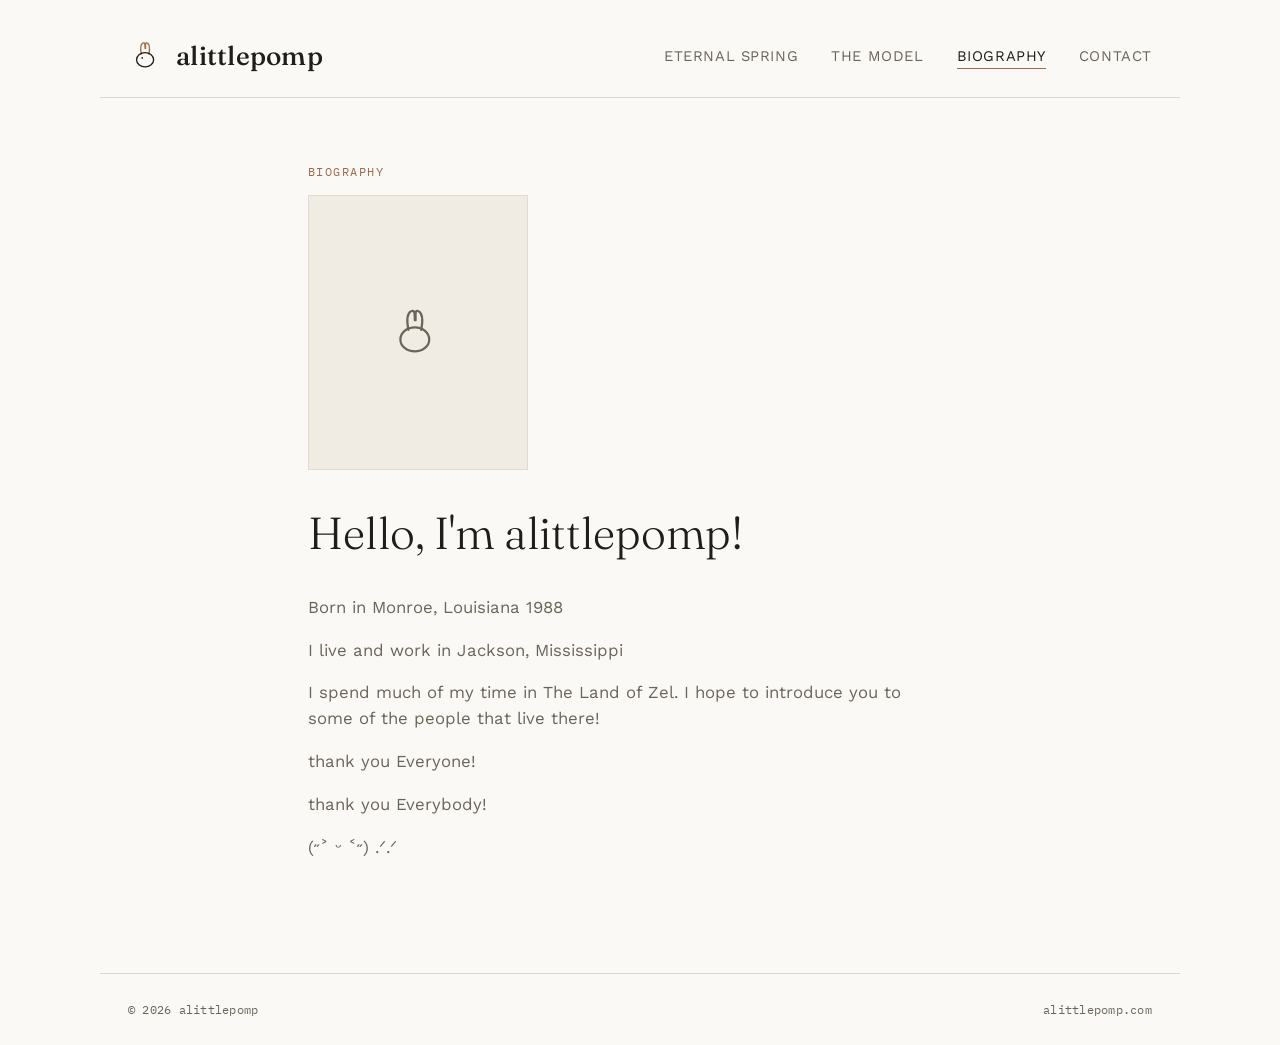
<file: about.html>
<!doctype html>
<html lang="en">
<head>
<meta charset="UTF-8">
<meta name="viewport" content="width=device-width, initial-scale=1.0">
<title>Biography — alittlepomp</title>
<link rel="stylesheet" href="style.css">
</head>
<body>

<header class="site">
  <a class="mark" href="index.html">
    <svg viewBox="0 0 40 40" fill="none" xmlns="http://www.w3.org/2000/svg">
      <path d="M14 18c-1-5-1-10 1.5-11.5S18 8 18 12" stroke="#9C6B4E" stroke-width="1.4" stroke-linecap="round"/>
      <path d="M22 18c1-5 1-10-1.5-11.5S18.5 8 18.5 12" stroke="#9C6B4E" stroke-width="1.4" stroke-linecap="round"/>
      <ellipse cx="18" cy="24" rx="9" ry="7.5" stroke="#201D1A" stroke-width="1.4"/>
      <circle cx="15" cy="22" r="0.9" fill="#201D1A"/>
    </svg>
    <span>alittlepomp</span>
  </a>
  <button class="nav-toggle" aria-label="Toggle navigation menu" aria-expanded="false">
      <svg viewBox="0 0 24 24" fill="none" xmlns="http://www.w3.org/2000/svg">
        <path d="M3 6h18M3 12h18M3 18h18" stroke-width="1.6" stroke-linecap="round"/>
      </svg>
    </button>
    <nav class="site">
    <a href="gallery.html">ETERNAL SPRING</a>
      <a href="the-model.html">THE MODEL</a>
    <a href="about.html" aria-current="page">Biography</a>
    <a href="contact.html">Contact</a>
  </nav>
</header>

<section class="page">
  <p class="eyebrow">Biography</p>

  <div class="portrait">
    <svg width="64" height="64" viewBox="0 0 40 40" fill="none" xmlns="http://www.w3.org/2000/svg">
      <path d="M14 18c-1-5-1-10 1.5-11.5S18 8 18 12" stroke="#6B6459" stroke-width="1.4" stroke-linecap="round"/>
      <path d="M22 18c1-5 1-10-1.5-11.5S18.5 8 18.5 12" stroke="#6B6459" stroke-width="1.4" stroke-linecap="round"/>
      <ellipse cx="18" cy="24" rx="9" ry="7.5" stroke="#6B6459" stroke-width="1.4"/>
    </svg>
  </div>

  <h1>Hello, I'm alittlepomp!</h1>

  <p>
    Born in Monroe, Louisiana 1988
  </p>

  <p>
    I live and work in Jackson, Mississippi
  </p>

  <p>
    I spend much of my time in The Land of Zel. I hope to introduce you to some of the people that live there!
  </p>

  <p>
    thank you Everyone!
  </p>

  <p>
    thank you Everybody!
  </p>

  <p>
    (˶˃ ᵕ ˂˶) .ᐟ.ᐟ
  </p>
</section>

<footer class="site">
  <span>© 2026 alittlepomp</span>
  <span>alittlepomp.com</span>
</footer>

<script src="nav.js"></script>
</body>
</html>
</file>
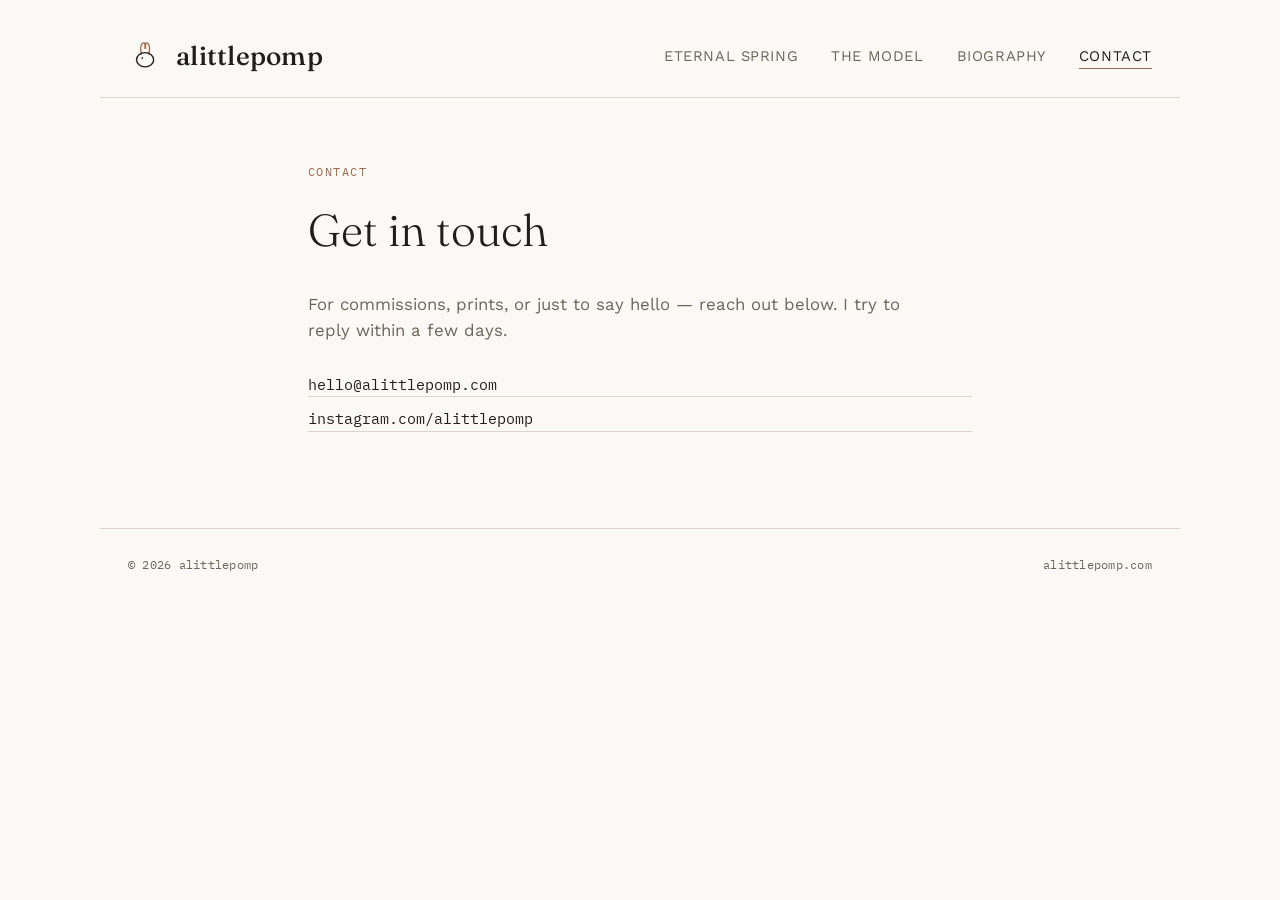
<file: contact.html>
<!doctype html>
<html lang="en">
<head>
<meta charset="UTF-8">
<meta name="viewport" content="width=device-width, initial-scale=1.0">
<title>Contact — alittlepomp</title>
<link rel="stylesheet" href="style.css">
</head>
<body>

<header class="site">
  <a class="mark" href="index.html">
    <svg viewBox="0 0 40 40" fill="none" xmlns="http://www.w3.org/2000/svg">
      <path d="M14 18c-1-5-1-10 1.5-11.5S18 8 18 12" stroke="#9C6B4E" stroke-width="1.4" stroke-linecap="round"/>
      <path d="M22 18c1-5 1-10-1.5-11.5S18.5 8 18.5 12" stroke="#9C6B4E" stroke-width="1.4" stroke-linecap="round"/>
      <ellipse cx="18" cy="24" rx="9" ry="7.5" stroke="#201D1A" stroke-width="1.4"/>
      <circle cx="15" cy="22" r="0.9" fill="#201D1A"/>
    </svg>
    <span>alittlepomp</span>
  </a>
  <button class="nav-toggle" aria-label="Toggle navigation menu" aria-expanded="false">
      <svg viewBox="0 0 24 24" fill="none" xmlns="http://www.w3.org/2000/svg">
        <path d="M3 6h18M3 12h18M3 18h18" stroke-width="1.6" stroke-linecap="round"/>
      </svg>
    </button>
    <nav class="site">
    <a href="gallery.html">ETERNAL SPRING</a>
      <a href="the-model.html">THE MODEL</a>
    <a href="about.html">Biography</a>
    <a href="contact.html" aria-current="page">Contact</a>
  </nav>
</header>

<section class="page">
  <p class="eyebrow">Contact</p>
  <h1>Get in touch</h1>
  <p>
    For commissions, prints, or just to say hello — reach out below. I try to reply within a few days.
  </p>

  <div class="contact-row">
    <a href="mailto:hello@alittlepomp.com">hello@alittlepomp.com</a>
    <a href="https://instagram.com/alittlepomp" target="_blank" rel="noopener">instagram.com/alittlepomp</a>
  </div>
</section>

<footer class="site">
  <span>© 2026 alittlepomp</span>
  <span>alittlepomp.com</span>
</footer>

<script src="nav.js"></script>
</body>
</html>
</file>
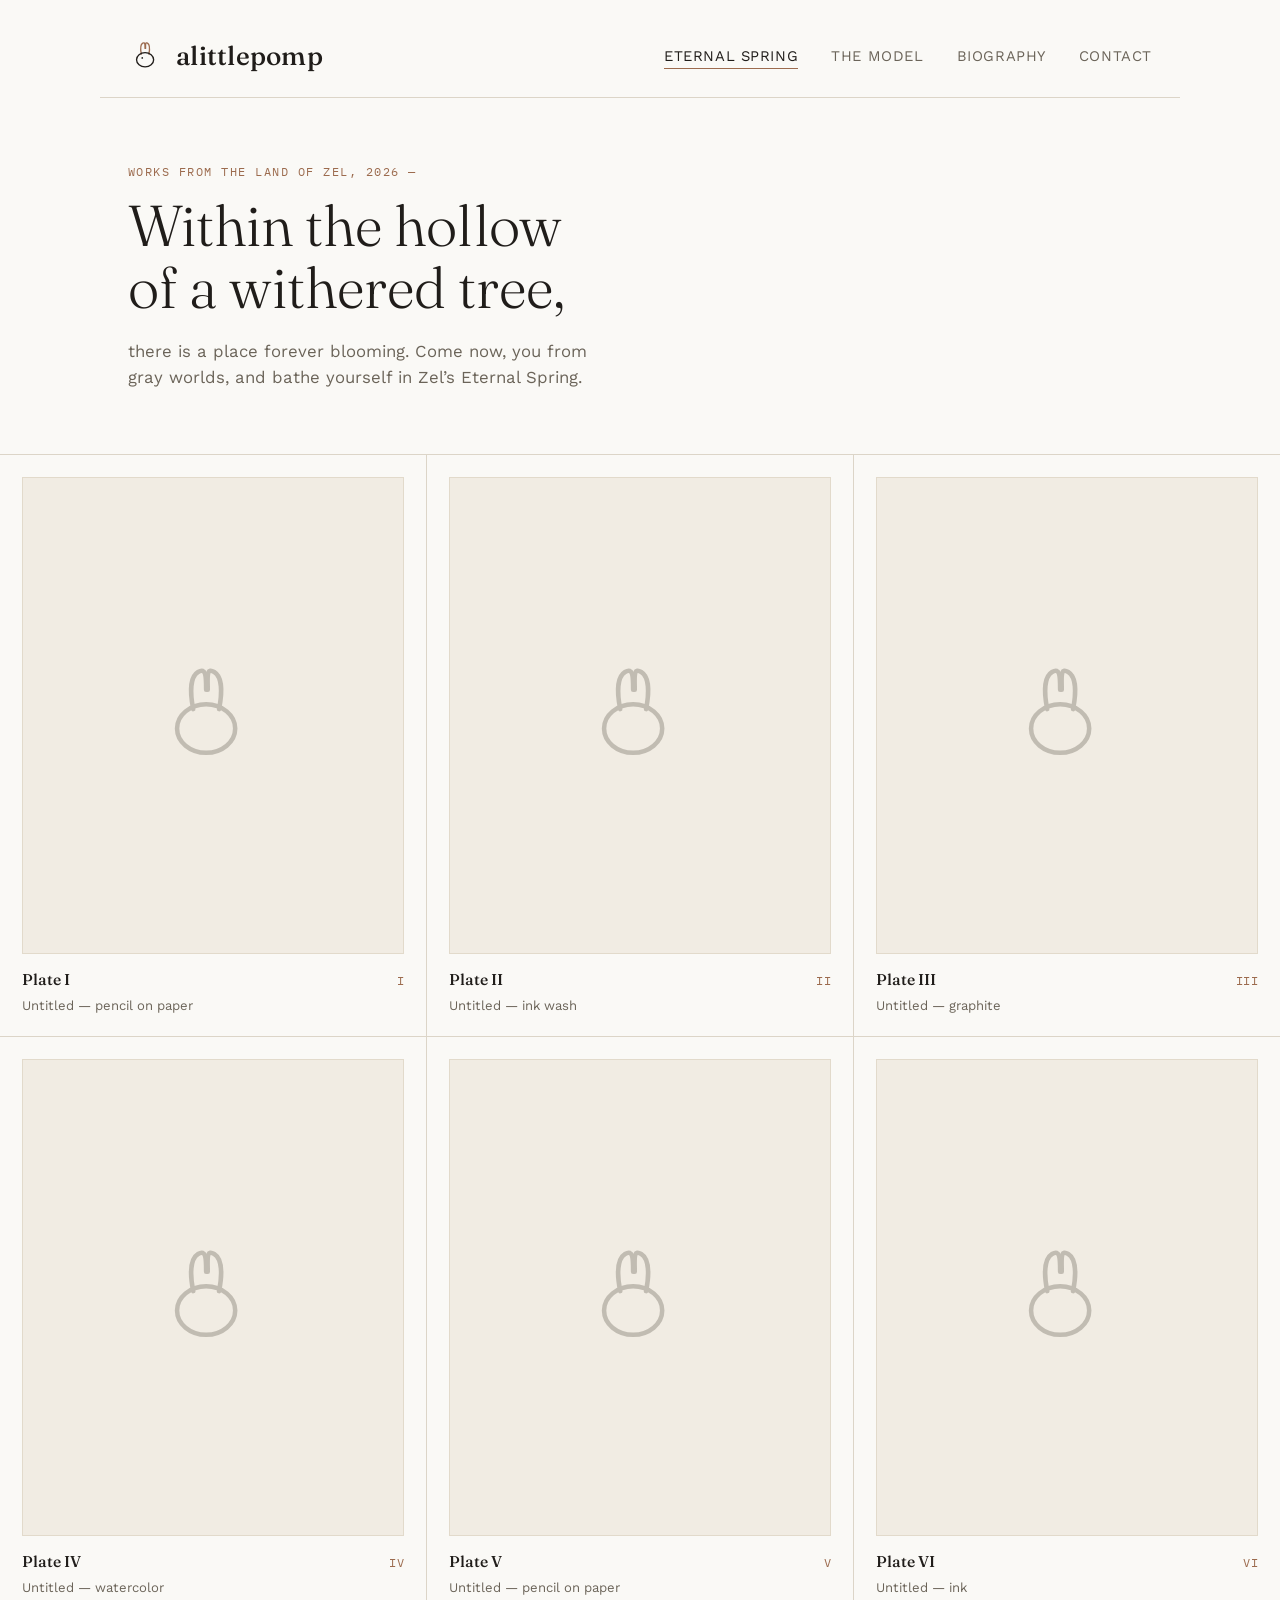
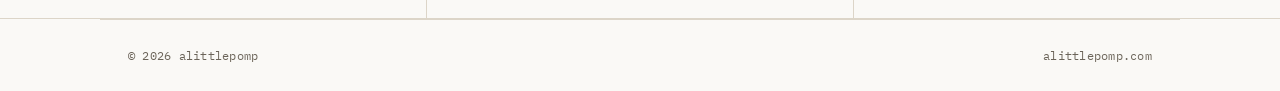
<file: gallery.html>
<!doctype html>
<html lang="en">
<head>
<meta charset="UTF-8">
<meta name="viewport" content="width=device-width, initial-scale=1.0">
<title>Eternal Spring — alittlepomp</title>
<meta name="description" content="Drawings of rabbits and hares. A small, growing exhibition.">
<link rel="stylesheet" href="style.css">
</head>
<body>

<header class="site">
  <a class="mark" href="index.html">
    <svg viewBox="0 0 40 40" fill="none" xmlns="http://www.w3.org/2000/svg">
      <path d="M14 18c-1-5-1-10 1.5-11.5S18 8 18 12" stroke="#9C6B4E" stroke-width="1.4" stroke-linecap="round"/>
      <path d="M22 18c1-5 1-10-1.5-11.5S18.5 8 18.5 12" stroke="#9C6B4E" stroke-width="1.4" stroke-linecap="round"/>
      <ellipse cx="18" cy="24" rx="9" ry="7.5" stroke="#201D1A" stroke-width="1.4"/>
      <circle cx="15" cy="22" r="0.9" fill="#201D1A"/>
    </svg>
    <span>alittlepomp</span>
  </a>
  <button class="nav-toggle" aria-label="Toggle navigation menu" aria-expanded="false">
      <svg viewBox="0 0 24 24" fill="none" xmlns="http://www.w3.org/2000/svg">
        <path d="M3 6h18M3 12h18M3 18h18" stroke-width="1.6" stroke-linecap="round"/>
      </svg>
    </button>
    <nav class="site">
    <a href="gallery.html" aria-current="page">ETERNAL SPRING</a>
    <a href="the-model.html">THE MODEL</a>
    <a href="about.html">Biography</a>
    <a href="contact.html">Contact</a>
  </nav>
</header>

<section class="hero">
  <p class="eyebrow">Works from The Land of Zel, 2026 —</p>
  <h1>Within the hollow of a withered tree,</h1>
  <p>there is a place forever blooming. Come now, you from gray worlds, and bathe yourself in Zel’s Eternal Spring.</p>
</section>

<div class="gallery">

  <article class="plate">
    <div class="frame">
      <svg class="placeholder-mark" viewBox="0 0 40 40" fill="none" xmlns="http://www.w3.org/2000/svg">
        <path d="M14 18c-1-5-1-10 1.5-11.5S18 8 18 12" stroke="#6B6459" stroke-width="1.4" stroke-linecap="round"/>
        <path d="M22 18c1-5 1-10-1.5-11.5S18.5 8 18.5 12" stroke="#6B6459" stroke-width="1.4" stroke-linecap="round"/>
        <ellipse cx="18" cy="24" rx="9" ry="7.5" stroke="#6B6459" stroke-width="1.4"/>
      </svg>
    </div>
    <div class="caption">
      <span class="title">Plate I</span>
      <span class="num">I</span>
    </div>
    <div class="medium">Untitled — pencil on paper</div>
  </article>

  <article class="plate">
    <div class="frame">
      <svg class="placeholder-mark" viewBox="0 0 40 40" fill="none" xmlns="http://www.w3.org/2000/svg">
        <path d="M14 18c-1-5-1-10 1.5-11.5S18 8 18 12" stroke="#6B6459" stroke-width="1.4" stroke-linecap="round"/>
        <path d="M22 18c1-5 1-10-1.5-11.5S18.5 8 18.5 12" stroke="#6B6459" stroke-width="1.4" stroke-linecap="round"/>
        <ellipse cx="18" cy="24" rx="9" ry="7.5" stroke="#6B6459" stroke-width="1.4"/>
      </svg>
    </div>
    <div class="caption">
      <span class="title">Plate II</span>
      <span class="num">II</span>
    </div>
    <div class="medium">Untitled — ink wash</div>
  </article>

  <article class="plate">
    <div class="frame">
      <svg class="placeholder-mark" viewBox="0 0 40 40" fill="none" xmlns="http://www.w3.org/2000/svg">
        <path d="M14 18c-1-5-1-10 1.5-11.5S18 8 18 12" stroke="#6B6459" stroke-width="1.4" stroke-linecap="round"/>
        <path d="M22 18c1-5 1-10-1.5-11.5S18.5 8 18.5 12" stroke="#6B6459" stroke-width="1.4" stroke-linecap="round"/>
        <ellipse cx="18" cy="24" rx="9" ry="7.5" stroke="#6B6459" stroke-width="1.4"/>
      </svg>
    </div>
    <div class="caption">
      <span class="title">Plate III</span>
      <span class="num">III</span>
    </div>
    <div class="medium">Untitled — graphite</div>
  </article>

  <article class="plate">
    <div class="frame">
      <svg class="placeholder-mark" viewBox="0 0 40 40" fill="none" xmlns="http://www.w3.org/2000/svg">
        <path d="M14 18c-1-5-1-10 1.5-11.5S18 8 18 12" stroke="#6B6459" stroke-width="1.4" stroke-linecap="round"/>
        <path d="M22 18c1-5 1-10-1.5-11.5S18.5 8 18.5 12" stroke="#6B6459" stroke-width="1.4" stroke-linecap="round"/>
        <ellipse cx="18" cy="24" rx="9" ry="7.5" stroke="#6B6459" stroke-width="1.4"/>
      </svg>
    </div>
    <div class="caption">
      <span class="title">Plate IV</span>
      <span class="num">IV</span>
    </div>
    <div class="medium">Untitled — watercolor</div>
  </article>

  <article class="plate">
    <div class="frame">
      <svg class="placeholder-mark" viewBox="0 0 40 40" fill="none" xmlns="http://www.w3.org/2000/svg">
        <path d="M14 18c-1-5-1-10 1.5-11.5S18 8 18 12" stroke="#6B6459" stroke-width="1.4" stroke-linecap="round"/>
        <path d="M22 18c1-5 1-10-1.5-11.5S18.5 8 18.5 12" stroke="#6B6459" stroke-width="1.4" stroke-linecap="round"/>
        <ellipse cx="18" cy="24" rx="9" ry="7.5" stroke="#6B6459" stroke-width="1.4"/>
      </svg>
    </div>
    <div class="caption">
      <span class="title">Plate V</span>
      <span class="num">V</span>
    </div>
    <div class="medium">Untitled — pencil on paper</div>
  </article>

  <article class="plate">
    <div class="frame">
      <svg class="placeholder-mark" viewBox="0 0 40 40" fill="none" xmlns="http://www.w3.org/2000/svg">
        <path d="M14 18c-1-5-1-10 1.5-11.5S18 8 18 12" stroke="#6B6459" stroke-width="1.4" stroke-linecap="round"/>
        <path d="M22 18c1-5 1-10-1.5-11.5S18.5 8 18.5 12" stroke="#6B6459" stroke-width="1.4" stroke-linecap="round"/>
        <ellipse cx="18" cy="24" rx="9" ry="7.5" stroke="#6B6459" stroke-width="1.4"/>
      </svg>
    </div>
    <div class="caption">
      <span class="title">Plate VI</span>
      <span class="num">VI</span>
    </div>
    <div class="medium">Untitled — ink</div>
  </article>

</div>

<footer class="site">
  <span>© 2026 alittlepomp</span>
  <span>alittlepomp.com</span>
</footer>

<script src="nav.js"></script>
</body>
</html>
</file>
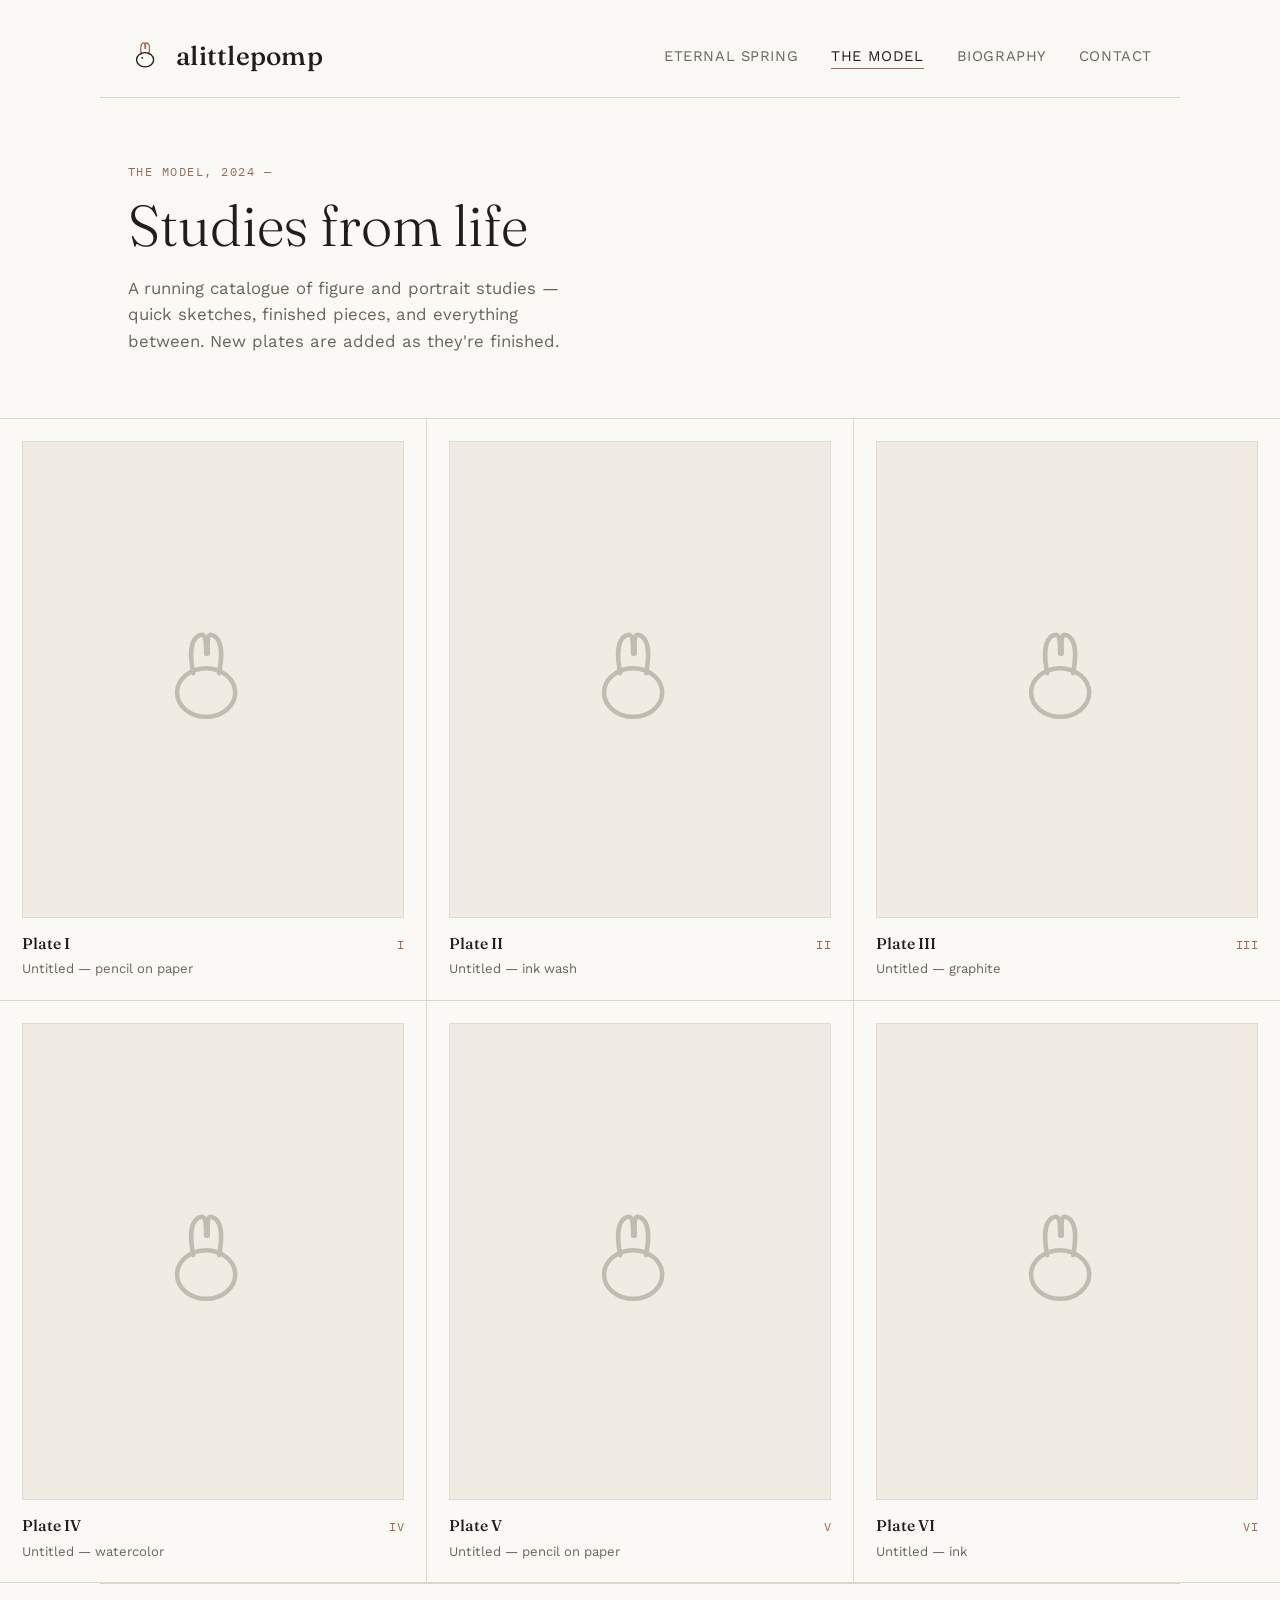
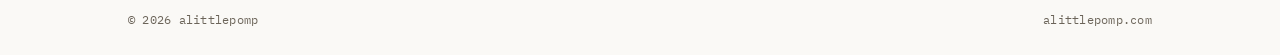
<file: the-model.html>
<!doctype html>
<html lang="en">
<head>
<meta charset="UTF-8">
<meta name="viewport" content="width=device-width, initial-scale=1.0">
<title>The Model — alittlepomp</title>
<meta name="description" content="Drawings of rabbits and hares. A small, growing exhibition.">
<link rel="stylesheet" href="style.css">
</head>
<body>

<header class="site">
  <a class="mark" href="index.html">
    <svg viewBox="0 0 40 40" fill="none" xmlns="http://www.w3.org/2000/svg">
      <path d="M14 18c-1-5-1-10 1.5-11.5S18 8 18 12" stroke="#9C6B4E" stroke-width="1.4" stroke-linecap="round"/>
      <path d="M22 18c1-5 1-10-1.5-11.5S18.5 8 18.5 12" stroke="#9C6B4E" stroke-width="1.4" stroke-linecap="round"/>
      <ellipse cx="18" cy="24" rx="9" ry="7.5" stroke="#201D1A" stroke-width="1.4"/>
      <circle cx="15" cy="22" r="0.9" fill="#201D1A"/>
    </svg>
    <span>alittlepomp</span>
  </a>
  <button class="nav-toggle" aria-label="Toggle navigation menu" aria-expanded="false">
      <svg viewBox="0 0 24 24" fill="none" xmlns="http://www.w3.org/2000/svg">
        <path d="M3 6h18M3 12h18M3 18h18" stroke-width="1.6" stroke-linecap="round"/>
      </svg>
    </button>
    <nav class="site">
    <a href="gallery.html">ETERNAL SPRING</a>
    <a href="the-model.html" aria-current="page">THE MODEL</a>
    <a href="about.html">Biography</a>
    <a href="contact.html">Contact</a>
  </nav>
</header>

<section class="hero">
  <p class="eyebrow">The Model, 2024 —</p>
  <h1>Studies from life</h1>
  <p>A running catalogue of figure and portrait studies — quick sketches, finished pieces, and everything between. New plates are added as they're finished.</p>
</section>

<div class="gallery">

  <article class="plate">
    <div class="frame">
      <svg class="placeholder-mark" viewBox="0 0 40 40" fill="none" xmlns="http://www.w3.org/2000/svg">
        <path d="M14 18c-1-5-1-10 1.5-11.5S18 8 18 12" stroke="#6B6459" stroke-width="1.4" stroke-linecap="round"/>
        <path d="M22 18c1-5 1-10-1.5-11.5S18.5 8 18.5 12" stroke="#6B6459" stroke-width="1.4" stroke-linecap="round"/>
        <ellipse cx="18" cy="24" rx="9" ry="7.5" stroke="#6B6459" stroke-width="1.4"/>
      </svg>
    </div>
    <div class="caption">
      <span class="title">Plate I</span>
      <span class="num">I</span>
    </div>
    <div class="medium">Untitled — pencil on paper</div>
  </article>

  <article class="plate">
    <div class="frame">
      <svg class="placeholder-mark" viewBox="0 0 40 40" fill="none" xmlns="http://www.w3.org/2000/svg">
        <path d="M14 18c-1-5-1-10 1.5-11.5S18 8 18 12" stroke="#6B6459" stroke-width="1.4" stroke-linecap="round"/>
        <path d="M22 18c1-5 1-10-1.5-11.5S18.5 8 18.5 12" stroke="#6B6459" stroke-width="1.4" stroke-linecap="round"/>
        <ellipse cx="18" cy="24" rx="9" ry="7.5" stroke="#6B6459" stroke-width="1.4"/>
      </svg>
    </div>
    <div class="caption">
      <span class="title">Plate II</span>
      <span class="num">II</span>
    </div>
    <div class="medium">Untitled — ink wash</div>
  </article>

  <article class="plate">
    <div class="frame">
      <svg class="placeholder-mark" viewBox="0 0 40 40" fill="none" xmlns="http://www.w3.org/2000/svg">
        <path d="M14 18c-1-5-1-10 1.5-11.5S18 8 18 12" stroke="#6B6459" stroke-width="1.4" stroke-linecap="round"/>
        <path d="M22 18c1-5 1-10-1.5-11.5S18.5 8 18.5 12" stroke="#6B6459" stroke-width="1.4" stroke-linecap="round"/>
        <ellipse cx="18" cy="24" rx="9" ry="7.5" stroke="#6B6459" stroke-width="1.4"/>
      </svg>
    </div>
    <div class="caption">
      <span class="title">Plate III</span>
      <span class="num">III</span>
    </div>
    <div class="medium">Untitled — graphite</div>
  </article>

  <article class="plate">
    <div class="frame">
      <svg class="placeholder-mark" viewBox="0 0 40 40" fill="none" xmlns="http://www.w3.org/2000/svg">
        <path d="M14 18c-1-5-1-10 1.5-11.5S18 8 18 12" stroke="#6B6459" stroke-width="1.4" stroke-linecap="round"/>
        <path d="M22 18c1-5 1-10-1.5-11.5S18.5 8 18.5 12" stroke="#6B6459" stroke-width="1.4" stroke-linecap="round"/>
        <ellipse cx="18" cy="24" rx="9" ry="7.5" stroke="#6B6459" stroke-width="1.4"/>
      </svg>
    </div>
    <div class="caption">
      <span class="title">Plate IV</span>
      <span class="num">IV</span>
    </div>
    <div class="medium">Untitled — watercolor</div>
  </article>

  <article class="plate">
    <div class="frame">
      <svg class="placeholder-mark" viewBox="0 0 40 40" fill="none" xmlns="http://www.w3.org/2000/svg">
        <path d="M14 18c-1-5-1-10 1.5-11.5S18 8 18 12" stroke="#6B6459" stroke-width="1.4" stroke-linecap="round"/>
        <path d="M22 18c1-5 1-10-1.5-11.5S18.5 8 18.5 12" stroke="#6B6459" stroke-width="1.4" stroke-linecap="round"/>
        <ellipse cx="18" cy="24" rx="9" ry="7.5" stroke="#6B6459" stroke-width="1.4"/>
      </svg>
    </div>
    <div class="caption">
      <span class="title">Plate V</span>
      <span class="num">V</span>
    </div>
    <div class="medium">Untitled — pencil on paper</div>
  </article>

  <article class="plate">
    <div class="frame">
      <svg class="placeholder-mark" viewBox="0 0 40 40" fill="none" xmlns="http://www.w3.org/2000/svg">
        <path d="M14 18c-1-5-1-10 1.5-11.5S18 8 18 12" stroke="#6B6459" stroke-width="1.4" stroke-linecap="round"/>
        <path d="M22 18c1-5 1-10-1.5-11.5S18.5 8 18.5 12" stroke="#6B6459" stroke-width="1.4" stroke-linecap="round"/>
        <ellipse cx="18" cy="24" rx="9" ry="7.5" stroke="#6B6459" stroke-width="1.4"/>
      </svg>
    </div>
    <div class="caption">
      <span class="title">Plate VI</span>
      <span class="num">VI</span>
    </div>
    <div class="medium">Untitled — ink</div>
  </article>

</div>

<footer class="site">
  <span>© 2026 alittlepomp</span>
  <span>alittlepomp.com</span>
</footer>

<script src="nav.js"></script>
</body>
</html>
</file>
<file: style.css>
@import url('https://fonts.googleapis.com/css2?family=Fraunces:opsz,wght@9..144,300;9..144,500;9..144,600&family=Work+Sans:wght@400;500&family=IBM+Plex+Mono:wght@400;500&display=swap');

:root{
  --bg: #FAF9F6;
  --surface: #F1ECE3;
  --surface-line: #E2DACB;
  --ink: #201D1A;
  --ink-soft: #6B6459;
  --accent: #9C6B4E;
  --rule: #DCD5C8;
  --max: 1080px;
}

*{ box-sizing: border-box; }

html{ scroll-behavior: smooth; }

body{
  margin: 0;
  background: var(--bg);
  color: var(--ink);
  font-family: 'Work Sans', sans-serif;
  font-size: 16px;
  line-height: 1.55;
  -webkit-font-smoothing: antialiased;
}

a{ color: inherit; }

.wrap{
  max-width: var(--max);
  margin: 0 auto;
  padding: 0 28px;
}

/* Header */
header.site{
  display: flex;
  align-items: center;
  justify-content: space-between;
  padding: 36px 28px 20px;
  max-width: var(--max);
  margin: 0 auto;
  border-bottom: 1px solid var(--rule);
  position: relative;
}

.nav-toggle{
  display: none;
  background: none;
  border: none;
  padding: 6px;
  margin: 0;
  cursor: pointer;
  z-index: 6;
}

.nav-toggle svg{ width: 24px; height: 24px; display: block; }
.nav-toggle svg path{ stroke: var(--ink); }
header.overlay .nav-toggle svg path{ stroke: #FAF9F6; }

.mark{
  display: flex;
  align-items: center;
  gap: 10px;
  text-decoration: none;
}

.mark svg{ width: 38px; height: 38px; flex-shrink: 0; }

.mark span{
  font-family: 'Fraunces', serif;
  font-weight: 500;
  font-size: 1.65rem;
  letter-spacing: 0.01em;
  color: var(--ink);
}

nav.site a{
  text-decoration: none;
  font-size: 0.92rem;
  letter-spacing: 0.04em;
  text-transform: uppercase;
  color: var(--ink-soft);
  margin-left: 28px;
  padding-bottom: 3px;
  border-bottom: 1px solid transparent;
  transition: color 0.15s ease, border-color 0.15s ease;
}

nav.site a:hover,
nav.site a[aria-current="page"]{
  color: var(--ink);
  border-color: var(--accent);
}

/* Hero */
.hero{
  padding: 64px 0 40px;
  max-width: var(--max);
  margin: 0 auto;
  padding-left: 28px;
  padding-right: 28px;
}

.hero .eyebrow{
  font-family: 'IBM Plex Mono', monospace;
  font-size: 0.78rem;
  letter-spacing: 0.12em;
  text-transform: uppercase;
  color: var(--accent);
  margin: 0 0 14px;
}

.hero h1{
  font-family: 'Fraunces', serif;
  font-weight: 300;
  font-size: clamp(2.4rem, 5vw, 3.6rem);
  line-height: 1.08;
  margin: 0 0 18px;
  max-width: 14ch;
}

.hero p{
  color: var(--ink-soft);
  max-width: 46ch;
  font-size: 1.05rem;
  margin: 0;
}

/* Gallery — exhibition plates */
.gallery{
  display: grid;
  grid-template-columns: repeat(3, 1fr);
  gap: 1px;
  background: var(--rule);
  border-top: 1px solid var(--rule);
  border-bottom: 1px solid var(--rule);
  margin-top: 24px;
}

.plate{
  background: var(--bg);
  padding: 22px 22px 20px;
  display: flex;
  flex-direction: column;
}

.plate .frame{
  aspect-ratio: 4 / 5;
  background: var(--surface);
  border: 1px solid var(--surface-line);
  display: flex;
  align-items: center;
  justify-content: center;
  color: var(--ink-soft);
  margin-bottom: 14px;
  overflow: hidden;
}

.plate .frame img{
  width: 100%;
  height: 100%;
  object-fit: cover;
  display: block;
}

.plate .frame .placeholder-mark{
  width: 34%;
  opacity: 0.35;
}

.plate .caption{
  display: flex;
  justify-content: space-between;
  align-items: baseline;
  gap: 12px;
}

.plate .num{
  font-family: 'IBM Plex Mono', monospace;
  font-size: 0.78rem;
  color: var(--accent);
  letter-spacing: 0.03em;
}

.plate .title{
  font-family: 'Fraunces', serif;
  font-size: 0.98rem;
  font-weight: 500;
  color: var(--ink);
}

.plate .medium{
  font-size: 0.82rem;
  color: var(--ink-soft);
  margin-top: 3px;
}

@media (max-width: 820px){
  .gallery{ grid-template-columns: repeat(2, 1fr); }
}
@media (max-width: 540px){
  .gallery{ grid-template-columns: 1fr; }
}

/* Dropdown nav — mobile only, shared by header.site and header.overlay */
@media (max-width: 600px){
  .nav-toggle{ display: inline-flex; align-items: center; justify-content: center; }

  nav.site{
    display: none;
    position: absolute;
    top: 100%;
    left: 0;
    right: 0;
    flex-direction: column;
    background: var(--bg);
    border-bottom: 1px solid var(--rule);
    box-shadow: 0 10px 20px rgba(0,0,0,0.08);
    padding: 6px 24px 16px;
    z-index: 5;
  }

  nav.site.open{ display: flex; }

  nav.site a{
    color: var(--ink-soft) !important;
    margin-left: 0 !important;
    width: 100%;
    padding: 12px 0;
    border-bottom: 1px solid var(--rule);
  }
  nav.site a:last-child{ border-bottom: none; }
  nav.site a:hover,
  nav.site a[aria-current="page"]{
    color: var(--ink) !important;
  }
}

/* Generic page sections (about / contact) */
.page{
  max-width: 720px;
  margin: 0 auto;
  padding: 64px 28px 96px;
}

.page .eyebrow{
  font-family: 'IBM Plex Mono', monospace;
  font-size: 0.78rem;
  letter-spacing: 0.12em;
  text-transform: uppercase;
  color: var(--accent);
  margin: 0 0 14px;
}

.page h1{
  font-family: 'Fraunces', serif;
  font-weight: 300;
  font-size: clamp(2rem, 4vw, 2.8rem);
  margin: 0 0 26px;
}

.page p{
  color: var(--ink-soft);
  font-size: 1.05rem;
  max-width: 62ch;
}

.page .portrait{
  width: 220px;
  aspect-ratio: 4/5;
  background: var(--surface);
  border: 1px solid var(--surface-line);
  margin-bottom: 28px;
  display: flex;
  align-items: center;
  justify-content: center;
  color: var(--ink-soft);
}

.contact-row{
  margin-top: 30px;
  display: flex;
  flex-direction: column;
  gap: 10px;
  font-family: 'IBM Plex Mono', monospace;
  font-size: 0.95rem;
}

.contact-row a{
  text-decoration: none;
  border-bottom: 1px solid var(--rule);
}
.contact-row a:hover{ border-color: var(--accent); color: var(--accent); }

/* Footer */
footer.site{
  border-top: 1px solid var(--rule);
  padding: 26px 28px;
  max-width: var(--max);
  margin: 0 auto;
  display: flex;
  justify-content: space-between;
  font-family: 'IBM Plex Mono', monospace;
  font-size: 0.78rem;
  color: var(--ink-soft);
  letter-spacing: 0.02em;
}

:focus-visible{
  outline: 2px solid var(--accent);
  outline-offset: 3px;
}

@media (prefers-reduced-motion: reduce){
  html{ scroll-behavior: auto; }
}

/* Full-bleed homepage slideshow */
body.home{ margin: 0; }

.slideshow{
  position: relative;
  width: 100%;
  height: 100vh;
  height: 100svh;
  overflow: hidden;
  background: var(--ink);
}

.slide{
  position: absolute;
  inset: 0;
  opacity: 0;
  transition: opacity 1.4s ease;
}

.slide.active{ opacity: 1; }

.slide img{
  width: 100%;
  height: 100%;
  object-fit: cover;
  display: block;
}

/* placeholder slides, swap for <img> once real art is added */
.slide .placeholder-fill{
  width: 100%;
  height: 100%;
  display: flex;
  align-items: center;
  justify-content: center;
  flex-direction: column;
  gap: 14px;
  color: rgba(250,249,246,0.5);
  font-family: 'IBM Plex Mono', monospace;
  font-size: 0.85rem;
  letter-spacing: 0.06em;
  text-transform: uppercase;
}

.slide .placeholder-fill svg{ width: 64px; height: 64px; opacity: 0.4; }

.slideshow::before{
  content: '';
  position: absolute;
  inset: 0;
  background: linear-gradient(180deg, rgba(0,0,0,0.45) 0%, rgba(0,0,0,0) 22%, rgba(0,0,0,0) 78%, rgba(0,0,0,0.4) 100%);
  z-index: 2;
  pointer-events: none;
}

header.overlay{
  position: absolute;
  top: 0; left: 0; right: 0;
  z-index: 3;
  display: flex;
  align-items: center;
  justify-content: space-between;
  padding: 32px 32px;
  max-width: var(--max);
  margin: 0 auto;
  border-bottom: none;
}

header.overlay .mark span{ color: #FAF9F6; }
header.overlay .mark svg path{ stroke: #FAF9F6; }
header.overlay .mark svg ellipse{ stroke: #FAF9F6; }

header.overlay nav.site a{
  color: rgba(250,249,246,0.75);
}
header.overlay nav.site a:hover,
header.overlay nav.site a[aria-current="page"]{
  color: #FAF9F6;
  border-color: #FAF9F6;
}

@media (max-width: 600px){
  header.overlay{
    padding: 18px 18px;
  }

  header.overlay .mark svg{ width: 30px; height: 30px; }
  header.overlay .mark span{ font-size: 1.3rem; }
}
</file>
